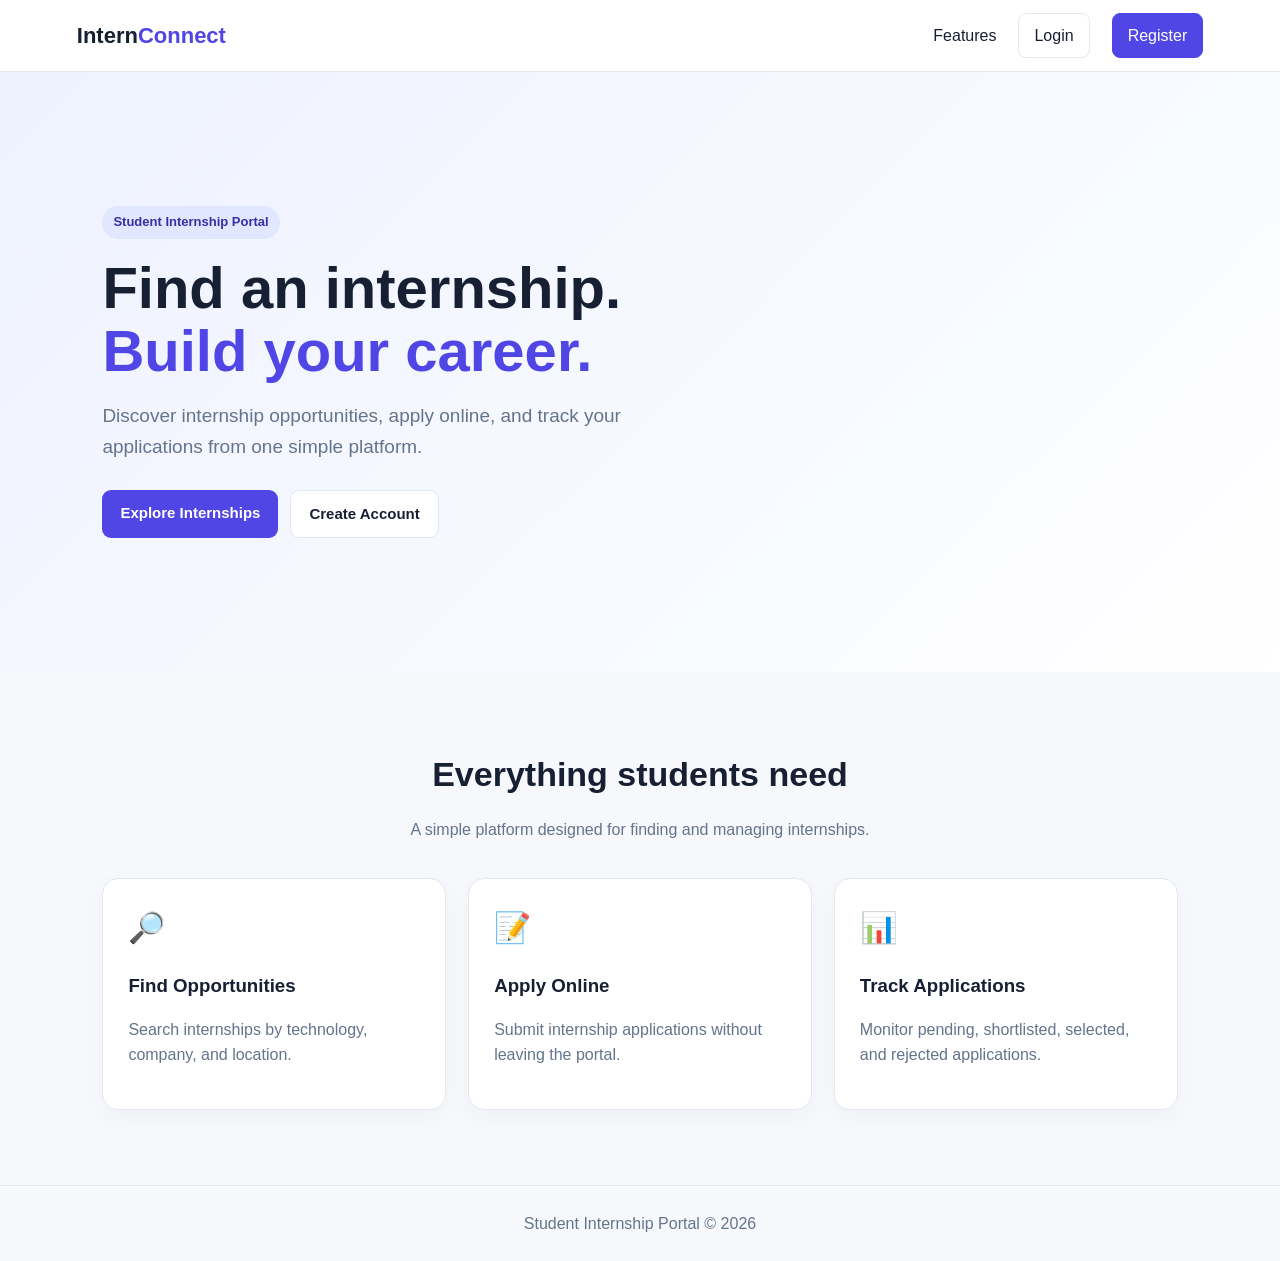
<file: index.html>
<!DOCTYPE html>
<html lang="en">
<head>
<meta charset="UTF-8">
<meta name="viewport" content="width=device-width, initial-scale=1.0">
<title>InternConnect - Student Internship Portal</title>
<link rel="stylesheet" href="css/style.css">
</head>
<body>
<nav class="navbar">
  <a class="brand" href="index.html">Intern<span>Connect</span></a>
  <div>
    <a href="#features">Features</a>
    <a href="login.html" class="nav-btn">Login</a>
    <a href="register.html" class="nav-btn primary">Register</a>
  </div>
</nav>

<section class="hero">
  <div class="hero-content">
    <span class="badge">Student Internship Portal</span>
    <h1>Find an internship.<br><span>Build your career.</span></h1>
    <p>Discover internship opportunities, apply online, and track your applications from one simple platform.</p>
    <div class="hero-actions">
      <a href="student/internships.html" class="btn primary">Explore Internships</a>
      <a href="register.html" class="btn secondary">Create Account</a>
    </div>
  </div>
</section>

<section id="features" class="section">
  <div class="section-title">
    <h2>Everything students need</h2>
    <p>A simple platform designed for finding and managing internships.</p>
  </div>
  <div class="feature-grid">
    <div class="feature-card"><div class="icon">🔎</div><h3>Find Opportunities</h3><p>Search internships by technology, company, and location.</p></div>
    <div class="feature-card"><div class="icon">📝</div><h3>Apply Online</h3><p>Submit internship applications without leaving the portal.</p></div>
    <div class="feature-card"><div class="icon">📊</div><h3>Track Applications</h3><p>Monitor pending, shortlisted, selected, and rejected applications.</p></div>
  </div>
</section>

<footer>Student Internship Portal &copy; 2026</footer>
</body>
</html>
</file>
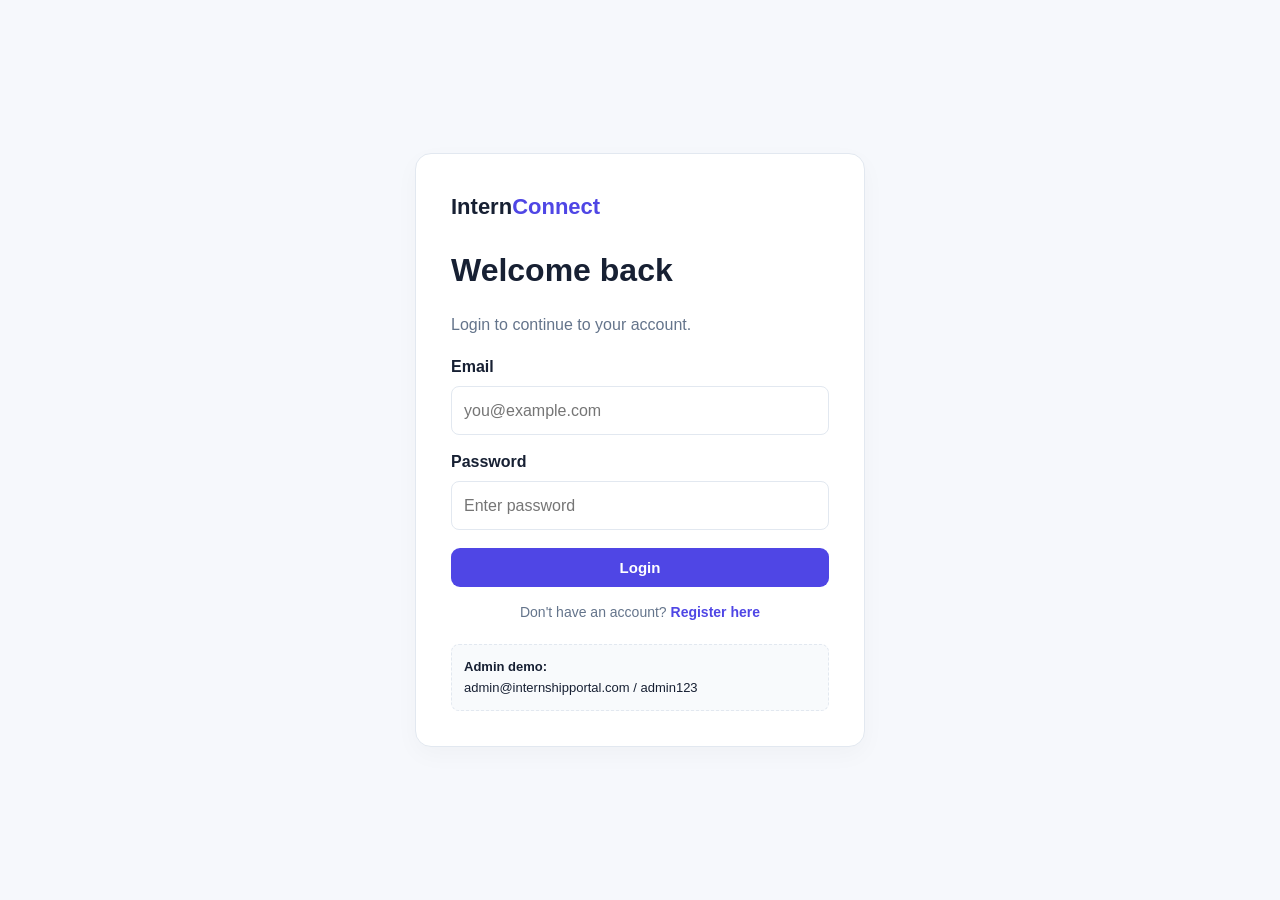
<file: login.html>
<!DOCTYPE html>
<html lang="en">
<head>
<meta charset="UTF-8"><meta name="viewport" content="width=device-width,initial-scale=1.0">
<title>Login - InternConnect</title><link rel="stylesheet" href="css/style.css">
</head>
<body class="auth-page">
<div class="auth-card">
  <a class="brand" href="index.html">Intern<span>Connect</span></a>
  <h1>Welcome back</h1>
  <p>Login to continue to your account.</p>
  <div id="message" class="message"></div>
  <form id="loginForm">
    <label>Email</label><input type="email" id="email" required placeholder="you@example.com">
    <label>Password</label><input type="password" id="password" required placeholder="Enter password">
    <button class="btn primary full" type="submit">Login</button>
  </form>
  <p class="small">Don't have an account? <a href="register.html">Register here</a></p>
  <div class="demo-box"><strong>Admin demo:</strong><br>admin@internshipportal.com / admin123</div>
</div>
<script>
document.getElementById("loginForm").addEventListener("submit", async function(e){
  e.preventDefault();
  const message = document.getElementById("message");
  const res = await fetch("auth/login.php", {
    method:"POST", headers:{"Content-Type":"application/json"},
    body:JSON.stringify({email:email.value,password:password.value})
  });
  const data = await res.json();
  message.textContent = data.message || "";
  message.className = "message " + (data.success ? "success" : "error");
  if(data.success) window.location.href = data.redirect;
});
</script>
</body>
</html>
</file>
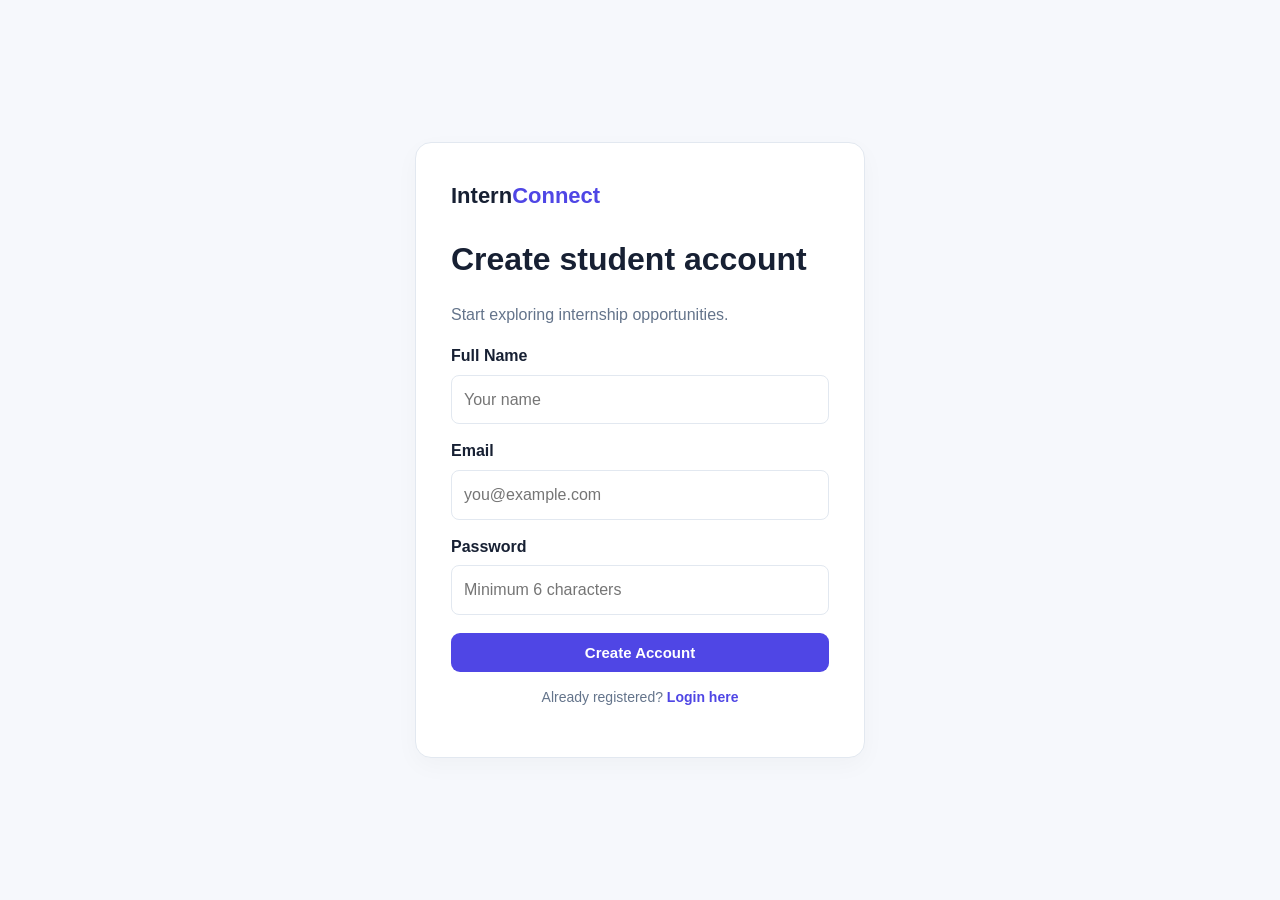
<file: register.html>
<!DOCTYPE html>
<html lang="en">
<head>
<meta charset="UTF-8">
<meta name="viewport" content="width=device-width,initial-scale=1.0">
<title>Register - InternConnect</title>
<link rel="stylesheet" href="css/style.css">
</head>

<body class="auth-page">

<div class="auth-card">

  <a class="brand" href="index.html">
    Intern<span>Connect</span>
  </a>

  <h1>Create student account</h1>

  <p>Start exploring internship opportunities.</p>

  <div id="message" class="message"></div>

  <form id="registerForm">

    <label>Full Name</label>
    <input
      type="text"
      id="name"
      required
      placeholder="Your name"
    >

    <label>Email</label>
    <input
      type="email"
      id="email"
      required
      placeholder="you@example.com"
    >

    <label>Password</label>
    <input
      type="password"
      id="password"
      minlength="6"
      required
      placeholder="Minimum 6 characters"
    >

    <button class="btn primary full" type="submit">
      Create Account
    </button>

  </form>

  <p class="small">
    Already registered?
    <a href="login.html">Login here</a>
  </p>

</div>

<script>

document.getElementById("registerForm").addEventListener("submit", async function(e) {

    e.preventDefault();

    const message = document.getElementById("message");

    // Get the input elements correctly
    const name = document.getElementById("name").value.trim();
    const email = document.getElementById("email").value.trim();
    const password = document.getElementById("password").value;

    // Check fields
    if (!name || !email || !password) {
        message.textContent = "All fields are required.";
        message.className = "message error";
        return;
    }

    try {

        const res = await fetch("auth/register.php", {
            method: "POST",
            headers: {
                "Content-Type": "application/json"
            },
            body: JSON.stringify({
                name: name,
                email: email,
                password: password
            })
        });

        const data = await res.json();

        message.textContent = data.message || "";
        message.className =
            "message " + (data.success ? "success" : "error");

        if (data.success) {

            setTimeout(function() {
                location.href = "login.html";
            }, 1200);

        }

    } catch (error) {

        console.error(error);

        message.textContent =
            "Something went wrong. Please check the server.";
        message.className = "message error";
    }

});

</script>

</body>
</html>
</file>
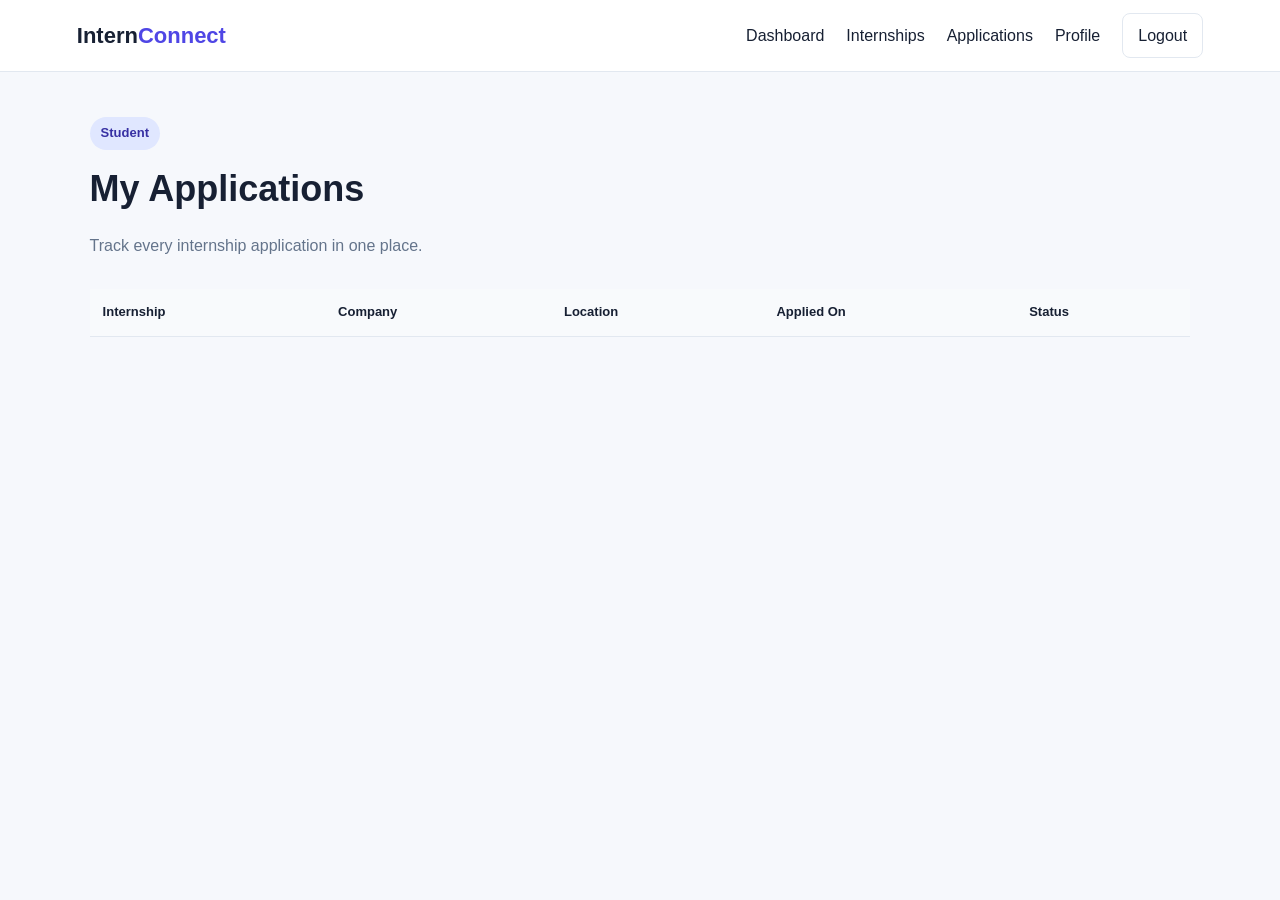
<file: student/applications.html>
<!DOCTYPE html>
<html lang="en">
<head>
<meta charset="UTF-8"><meta name="viewport" content="width=device-width,initial-scale=1.0">
<title>My Applications</title><link rel="stylesheet" href="../css/style.css">
</head>
<body>
<nav class="navbar">
<a class="brand" href="../index.html">Intern<span>Connect</span></a>
<div><a href="dashboard.html">Dashboard</a><a href="internships.html">Internships</a><a href="applications.html">Applications</a><a href="profile.html">Profile</a><a href="../auth/logout.php" class="nav-btn">Logout</a></div>
</nav>
<main class="dashboard">
<div class="page-heading"><span class="badge">Student</span><h1>My Applications</h1><p>Track every internship application in one place.</p></div>
<div id="message" class="message"></div>
<div class="table-wrap"><table><thead><tr><th>Internship</th><th>Company</th><th>Location</th><th>Applied On</th><th>Status</th></tr></thead><tbody id="rows"></tbody></table></div>
</main>
<script>
async function load(){
 const r=await fetch("../api/applications.php");
 if(r.status===401){location.href="../login.html";return;}
 const data=await r.json();
 document.getElementById("rows").innerHTML=data.length?data.map(x=>`
 <tr><td><strong>${x.title}</strong></td><td>${x.company}</td><td>${x.location}</td><td>${x.applied_at}</td><td><span class="status ${x.status.toLowerCase()}">${x.status}</span></td></tr>`).join("")
 : `<tr><td colspan="5">No applications yet. <a href="internships.html">Browse internships</a></td></tr>`;
}
load();
</script>
</body>
</html>
</file>
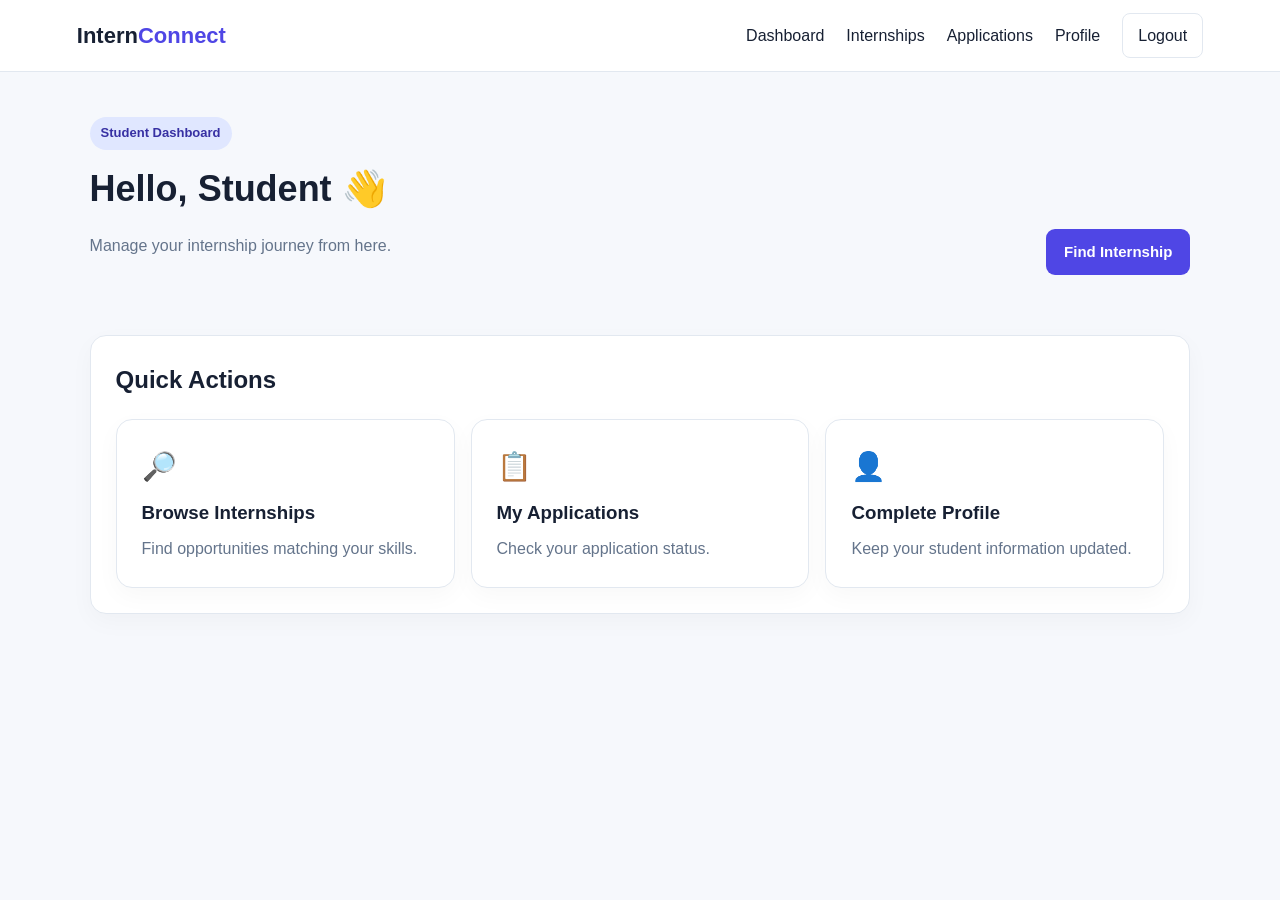
<file: student/dashboard.html>
<!DOCTYPE html>
<html lang="en">
<head>
<meta charset="UTF-8"><meta name="viewport" content="width=device-width,initial-scale=1.0">
<title>Student Dashboard</title><link rel="stylesheet" href="../css/style.css">
</head>
<body>
<nav class="navbar">
  <a class="brand" href="../index.html">Intern<span>Connect</span></a>
  <div><a href="dashboard.html">Dashboard</a><a href="internships.html">Internships</a><a href="applications.html">Applications</a><a href="profile.html">Profile</a><a href="../auth/logout.php" class="nav-btn">Logout</a></div>
</nav>
<main class="dashboard">
  <div class="welcome"><div><span class="badge">Student Dashboard</span><h1>Hello, <span id="userName">Student</span> 👋</h1><p>Manage your internship journey from here.</p></div><a class="btn primary" href="internships.html">Find Internship</a></div>
  <div class="stats-grid" id="stats"></div>
  <section class="panel">
    <h2>Quick Actions</h2>
    <div class="quick-grid">
      <a href="internships.html" class="quick-card"><span>🔎</span><h3>Browse Internships</h3><p>Find opportunities matching your skills.</p></a>
      <a href="applications.html" class="quick-card"><span>📋</span><h3>My Applications</h3><p>Check your application status.</p></a>
      <a href="profile.html" class="quick-card"><span>👤</span><h3>Complete Profile</h3><p>Keep your student information updated.</p></a>
    </div>
  </section>
</main>
<script>
async function load(){
 const r=await fetch("../api/student_stats.php"); if(r.status===401){location.href="../login.html";return;}
 const d=await r.json();
 document.getElementById("stats").innerHTML=`
 <div class="stat"><span>Available Internships</span><strong>${d.available}</strong></div>
 <div class="stat"><span>My Applications</span><strong>${d.applications}</strong></div>
 <div class="stat"><span>Shortlisted</span><strong>${d.shortlisted}</strong></div>
 <div class="stat"><span>Selected</span><strong>${d.selected}</strong></div>`;
}
load();
</script>
</body>
</html>
</file>
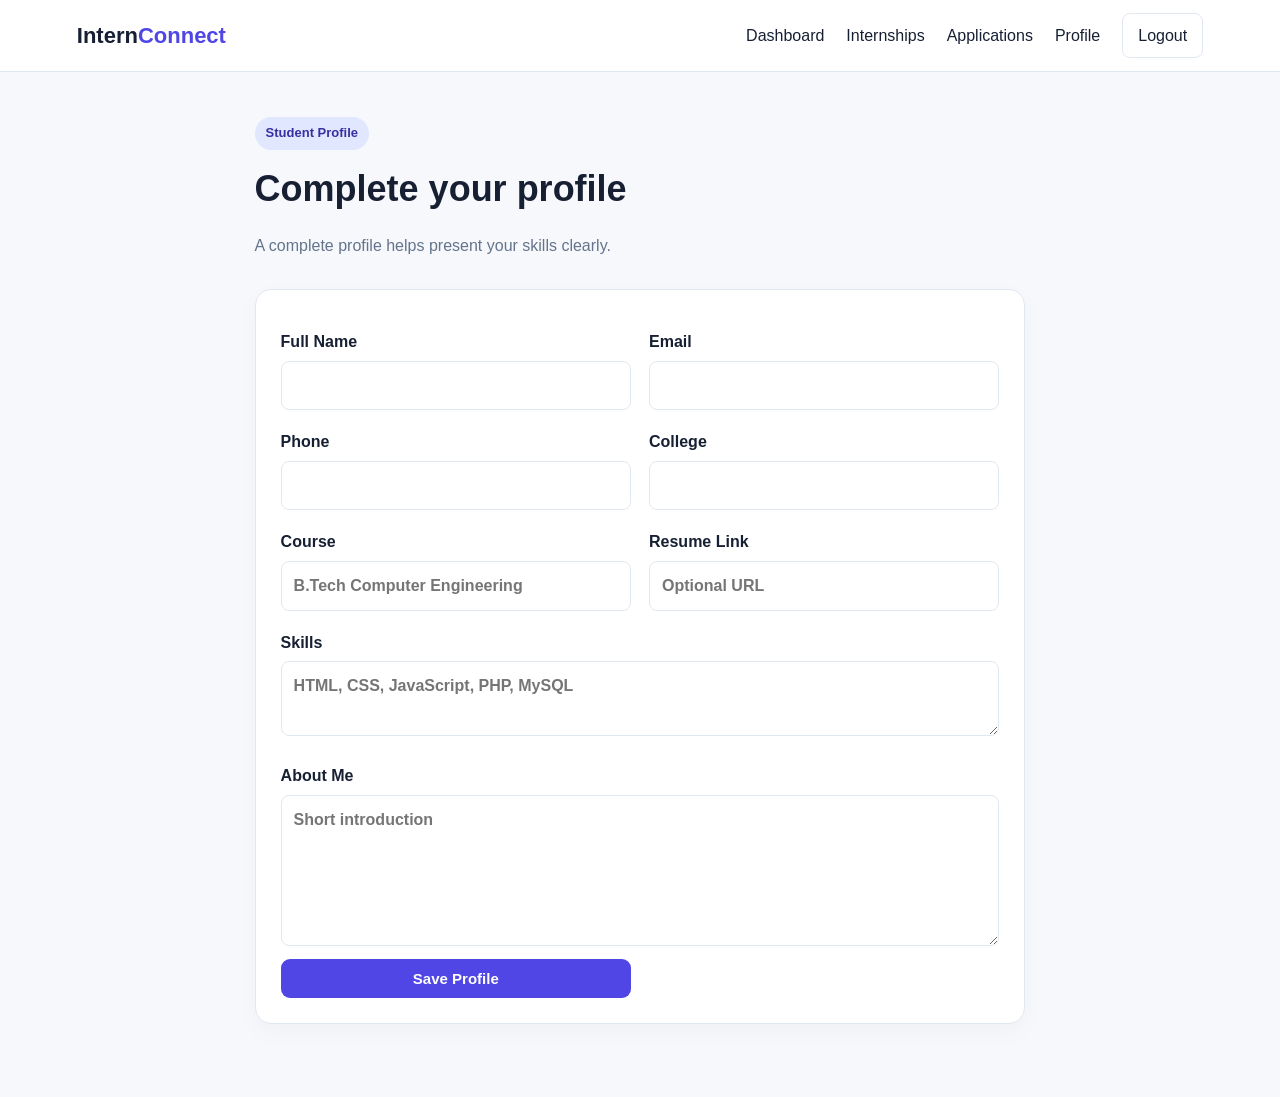
<file: student/profile.html>
<!DOCTYPE html>
<html lang="en">
<head>
<meta charset="UTF-8"><meta name="viewport" content="width=device-width,initial-scale=1.0">
<title>My Profile</title><link rel="stylesheet" href="../css/style.css">
</head>
<body>
<nav class="navbar">
<a class="brand" href="../index.html">Intern<span>Connect</span></a>
<div><a href="dashboard.html">Dashboard</a><a href="internships.html">Internships</a><a href="applications.html">Applications</a><a href="profile.html">Profile</a><a href="../auth/logout.php" class="nav-btn">Logout</a></div>
</nav>
<main class="dashboard narrow">
<div class="page-heading"><span class="badge">Student Profile</span><h1>Complete your profile</h1><p>A complete profile helps present your skills clearly.</p></div>
<div id="message" class="message"></div>
<form id="profileForm" class="panel form-grid">
<label>Full Name<input id="name" required></label>
<label>Email<input id="email" type="email" readonly></label>
<label>Phone<input id="phone"></label>
<label>College<input id="college"></label>
<label>Course<input id="course" placeholder="B.Tech Computer Engineering"></label>
<label>Resume Link<input id="resume" placeholder="Optional URL"></label>
<label class="full-field">Skills<textarea id="skills" placeholder="HTML, CSS, JavaScript, PHP, MySQL"></textarea></label>
<label class="full-field">About Me<textarea id="about" rows="5" placeholder="Short introduction"></textarea></label>
<button class="btn primary" type="submit">Save Profile</button>
</form>
</main>
<script>
async function load(){
 const r=await fetch("../api/profile.php");
 if(r.status===401){location.href="../login.html";return;}
 const d=await r.json();
 ["name","email","phone","college","course","resume","skills","about"].forEach(k=>document.getElementById(k).value=d[k]||"");
}
document.getElementById("profileForm").addEventListener("submit",async e=>{
 e.preventDefault();
 const payload={name:name.value,phone:phone.value,college:college.value,course:course.value,resume:resume.value,skills:skills.value,about:about.value};
 const r=await fetch("../api/profile.php",{method:"POST",headers:{"Content-Type":"application/json"},body:JSON.stringify(payload)});
 const d=await r.json();
 const m=document.getElementById("message");m.textContent=d.message;m.className="message "+(d.success?"success":"error");
});
load();
</script>
</body>
</html>
</file>
<file: css/style.css>
:root{
  --primary:#4f46e5;--primary-dark:#3730a3;--text:#172033;--muted:#64748b;
  --bg:#f6f8fc;--card:#fff;--border:#e2e8f0;--success:#15803d;--danger:#dc2626;
}
*{box-sizing:border-box}
body{margin:0;font-family:Inter,Segoe UI,Arial,sans-serif;background:var(--bg);color:var(--text);line-height:1.6}
a{color:inherit;text-decoration:none}
.navbar{height:72px;background:#fff;border-bottom:1px solid var(--border);display:flex;align-items:center;justify-content:space-between;padding:0 6%;position:sticky;top:0;z-index:10}
.navbar>div{display:flex;align-items:center;gap:22px}
.navbar a:not(.brand):hover{color:var(--primary)}
.brand{font-size:22px;font-weight:800}.brand span{color:var(--primary)}
.nav-btn{padding:9px 15px;border:1px solid var(--border);border-radius:8px}
.nav-btn.primary{background:var(--primary);color:#fff;border-color:var(--primary)}
.hero{min-height:600px;display:flex;align-items:center;padding:70px 8%;background:linear-gradient(135deg,#eef2ff,#fff)}
.hero-content{max-width:720px}.badge{display:inline-block;padding:6px 11px;background:#e0e7ff;color:var(--primary-dark);border-radius:30px;font-size:13px;font-weight:700}
.hero h1{font-size:58px;line-height:1.08;margin:18px 0}.hero h1 span{color:var(--primary)}
.hero p{font-size:19px;color:var(--muted);max-width:620px}
.hero-actions{display:flex;gap:12px;margin-top:28px}
.btn{display:inline-block;border:0;border-radius:9px;padding:11px 18px;font-weight:700;cursor:pointer;font-size:15px}
.btn.primary{background:var(--primary);color:#fff}.btn.primary:hover{background:var(--primary-dark)}
.btn.secondary{background:#fff;border:1px solid var(--border)}
.btn.full{width:100%;margin-top:18px}
.section{padding:75px 8%}.section-title{text-align:center;margin-bottom:35px}.section-title h2{font-size:34px;margin:0}.section-title p{color:var(--muted)}
.feature-grid{display:grid;grid-template-columns:repeat(3,1fr);gap:22px;max-width:1100px;margin:auto}
.feature-card,.quick-card,.internship-card,.panel,.auth-card{background:var(--card);border:1px solid var(--border);border-radius:16px;padding:25px;box-shadow:0 8px 25px #0f172a08}
.feature-card .icon{font-size:30px}.feature-card h3{margin-bottom:5px}.feature-card p{color:var(--muted)}
footer{text-align:center;padding:25px;border-top:1px solid var(--border);color:var(--muted)}
.auth-page{min-height:100vh;display:grid;place-items:center;padding:30px}
.auth-card{width:min(450px,100%);padding:35px}.auth-card h1{margin-bottom:5px}.auth-card>p{color:var(--muted)}
label{display:block;font-weight:700;margin-top:14px}input,select,textarea{width:100%;padding:11px 12px;border:1px solid var(--border);border-radius:8px;margin-top:6px;font:inherit;background:#fff;color:var(--text)}textarea{resize:vertical}
.small{font-size:14px;text-align:center}.small a{color:var(--primary);font-weight:700}
.demo-box{background:#f8fafc;border:1px dashed var(--border);padding:12px;border-radius:8px;font-size:13px;margin-top:20px}
.message{padding:10px 13px;border-radius:8px;margin:14px 0;display:none}.message.success{display:block;background:#dcfce7;color:var(--success)}.message.error{display:block;background:#fee2e2;color:var(--danger)}
.dashboard{padding:45px 7%;max-width:1400px;margin:auto}.dashboard.narrow{max-width:950px}
.welcome,.page-heading{display:flex;justify-content:space-between;align-items:end;gap:25px;margin-bottom:30px}.page-heading{display:block}.welcome h1,.page-heading h1{font-size:36px;margin:10px 0 3px}.welcome p,.page-heading p{color:var(--muted)}
.stats-grid{display:grid;grid-template-columns:repeat(4,1fr);gap:18px;margin-bottom:30px}.stat{background:#fff;border:1px solid var(--border);border-radius:14px;padding:22px}.stat span{color:var(--muted);display:block}.stat strong{font-size:34px;display:block;margin-top:8px}
.panel{margin-bottom:28px}.panel h2{margin-top:0}.quick-grid{display:grid;grid-template-columns:repeat(3,1fr);gap:16px}.quick-card{transition:.2s}.quick-card:hover{transform:translateY(-3px);border-color:#c7d2fe}.quick-card span{font-size:28px}.quick-card h3{margin:8px 0}.quick-card p{color:var(--muted);margin:0}
.filter-bar{display:grid;grid-template-columns:1fr 220px;gap:12px;margin-bottom:25px}
.internship-grid{display:grid;grid-template-columns:repeat(3,1fr);gap:20px}.internship-card{display:flex;flex-direction:column}.internship-card h2{margin:12px 0 0}.internship-card h3{margin:0;color:var(--primary);font-size:16px}.internship-card p{color:var(--muted)}.card-top,.meta{display:flex;justify-content:space-between;gap:10px;align-items:center}.tag{background:#f1f5f9;border-radius:20px;padding:4px 9px;font-size:12px}.deadline{font-size:12px;color:var(--muted)}.meta{border-top:1px solid var(--border);padding:12px 0;margin-top:auto;color:var(--muted);font-size:13px}.internship-card .btn{margin-top:8px}
.empty{text-align:center;color:var(--muted);padding:50px}.status{padding:5px 9px;border-radius:20px;font-size:12px;font-weight:700;background:#f1f5f9}.status.pending{color:#92400e;background:#fef3c7}.status.shortlisted{color:#1d4ed8;background:#dbeafe}.status.selected{color:#166534;background:#dcfce7}.status.rejected{color:#991b1b;background:#fee2e2}
.table-wrap{overflow:auto}table{width:100%;border-collapse:collapse}th,td{text-align:left;padding:13px;border-bottom:1px solid var(--border);white-space:nowrap}th{background:#f8fafc;font-size:13px}td{font-size:14px}.table-btn{border:0;border-radius:6px;padding:6px 9px;cursor:pointer}.danger{background:#fee2e2;color:#b91c1c}.form-grid{display:grid;grid-template-columns:1fr 1fr;gap:5px 18px}.full-field{grid-column:1/-1}
@media(max-width:900px){.feature-grid,.internship-grid,.quick-grid{grid-template-columns:1fr 1fr}.stats-grid{grid-template-columns:1fr 1fr}.hero h1{font-size:44px}}
@media(max-width:650px){.navbar{padding:0 4%;height:auto;min-height:68px}.navbar>div{gap:8px;font-size:13px}.navbar>div a:not(.nav-btn){display:none}.dashboard{padding:30px 4%}.feature-grid,.internship-grid,.quick-grid,.stats-grid,.form-grid,.filter-bar{grid-template-columns:1fr}.welcome{display:block}.welcome .btn{margin-top:10px}.hero{padding:55px 7%}.hero h1{font-size:40px}.section{padding:55px 5%}.full-field{grid-column:auto}}
</file>
